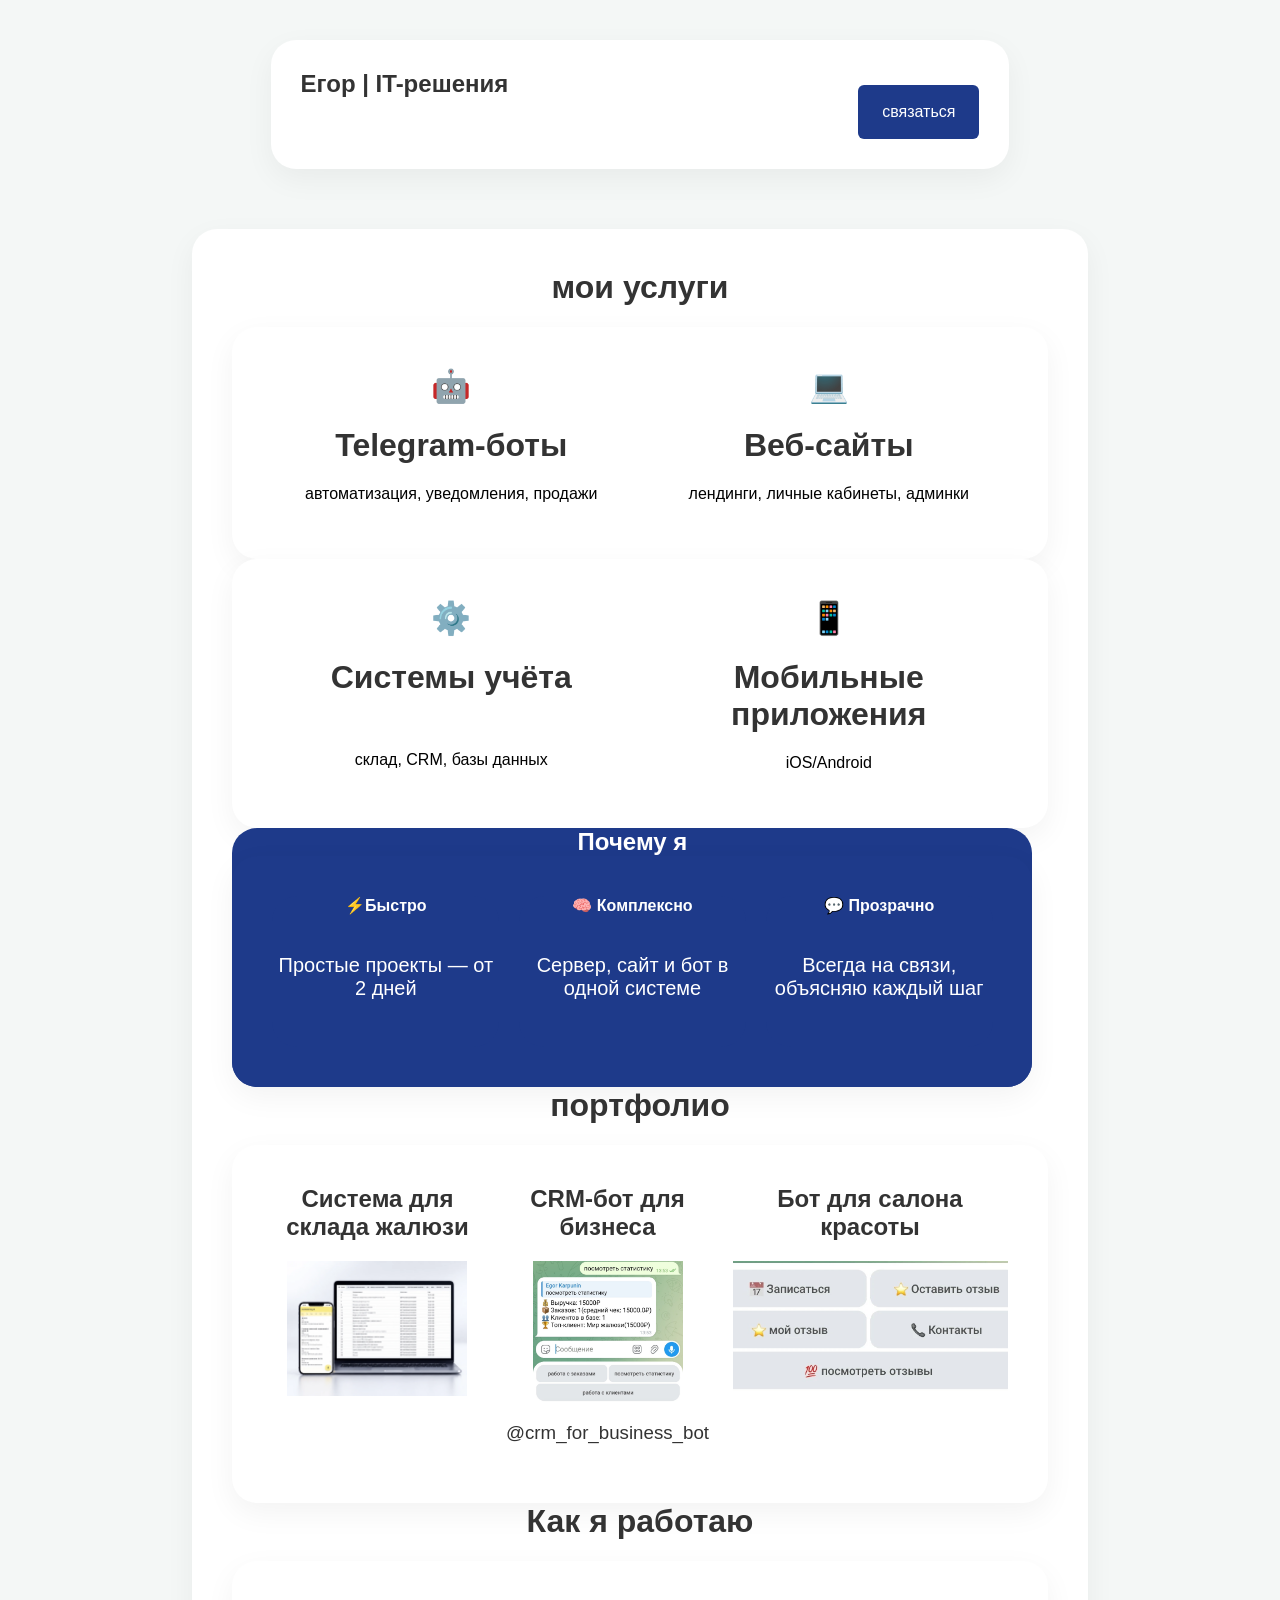
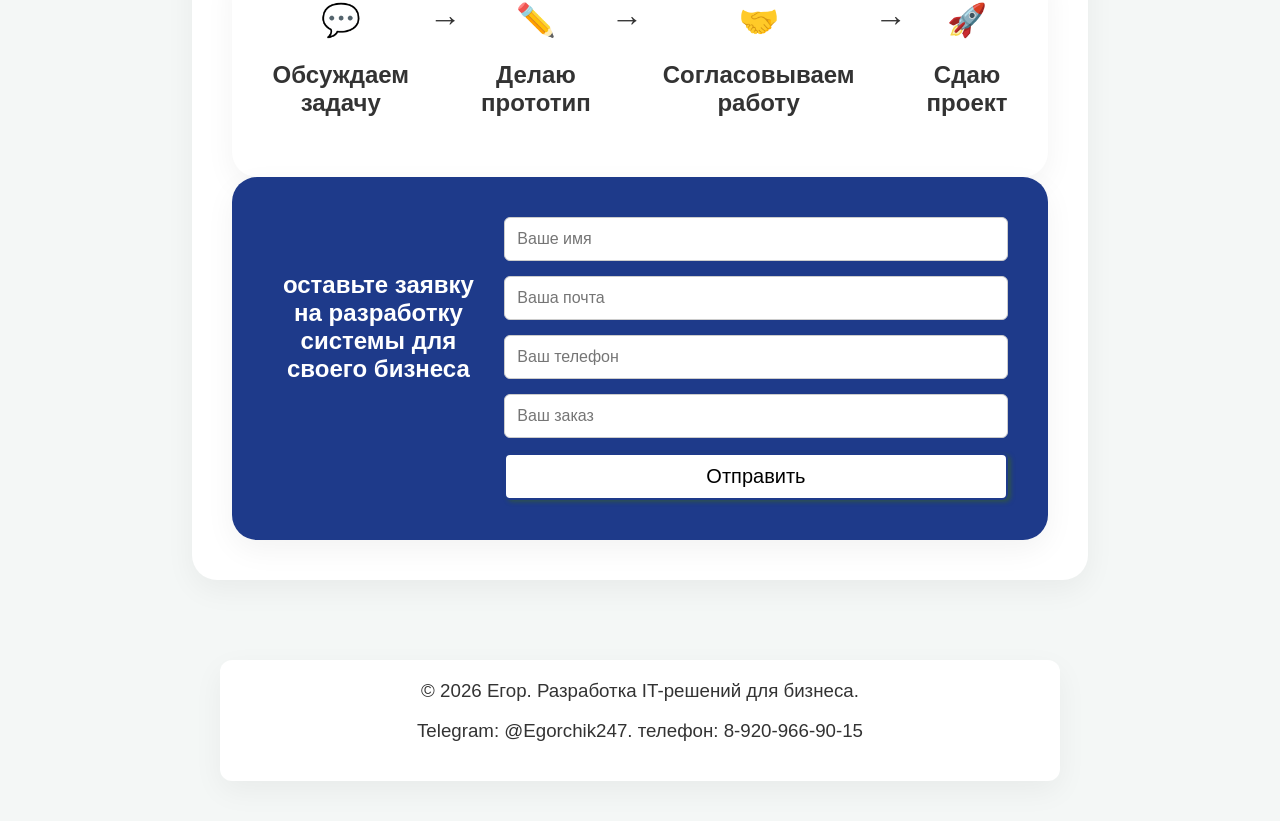
<file: index.html>
<!DOCTYPE html>
<html lang="ru">
<head>
    <meta charset="UTF-8">
    <title>главная</title>
    <link rel="stylesheet" href="/static/style.css">
</head>
<body>
    <div class="main-container">
        <div class="header">
            <h2>Егор | IT-решения</h2>
            <a href="https://t.me/Egorchik247" class="link"><button>связаться</button></a>
        </div>
        <div class="card">
            <h1>мои услуги</h1>
            <div class="services">
                <div class="service">
                    <h1>🤖</h1>
                    <h1>Telegram-боты</h1>
                    <p>автоматизация, уведомления, продажи</p>
                </div>
                <div class="service">
                    <h1>💻</h1>
                    <h1>Веб-сайты</h1>
                    <p>лендинги, личные кабинеты, админки</p>
                </div>
            </div>
            <div class="services">
                <div class="service">
                    <h1>⚙️</h1>
                    <h1>Системы учёта</h1>
                    <br>
                    <p>склад, CRM, базы данных</p>
                </div>
                <div class="service">
                    <h1>📱</h1>
                    <h1>Мобильные приложения</h1>
                    <p>iOS/Android</p>
                </div>
            </div>
            <div class="service-becouse-me">
                <h-poch>Почему я</h-poch>
                <div class="services-becouse-me">
                    <div class="service-becouse-me">
                        <h4>⚡️Быстро</h4>
                        <br>
                        <h6>Простые проекты — от 2 дней</h6>
                    </div>
                    <div class="service-becouse-me">
                        <h4>🧠 Комплексно</h4>
                        <br>
                        <h6>Сервер, сайт и бот в одной системе</h6>
                    </div>
                    <div class="service-becouse-me">
                        <h4>💬 Прозрачно</h4>
                        <br>
                        <h6>Всегда на связи, объясняю каждый шаг</h6>
                    </div>
                </div>
            </div>
            <h1>портфолио</h1>
            <div class="services">
                <div class="service">
                    <h2>Система для склада жалюзи</h2>
                    <img src="/static/images/mir-j.png" alt="система для склада" width="180">
                </div>
                <div class="service">
                    <h2>CRM-бот для бизнеса</h2>
                    <img src="/static/images/crm-inf.jpg" alt="crm бот" width="150">
                    <a href="https://t.me/crm_for_business_bot" class="link"><h3>@crm_for_business_bot</h3></a>
                </div>
                <div class="service">
                    <h2>Бот для салона красоты</h2>
                    <img src="/static/images/beaut.jpg" alt="crm бот" width="275">
                </div>
            </div>
            <h1>Как я работаю</h1>
            <div class="services">
                <div class="service">
                    <h1>💬</h1>
                    <h2>Обсуждаем задачу</h2>
                </div>
                <h1>→</h1>
                <div class="service">
                    <h1>✏️</h1>
                    <h2>Делаю прототип</h2>
                </div>
                <h1>→</h1>
                <div class="service">
                    <h1>🤝</h1>
                    <h2>Согласовываем работу</h2>
                </div>
                <h1>→</h1>
                <div class="service">
                    <h1>🚀</h1>
                    <h2>Сдаю проект</h2>
                </div>
            </div>
            <div class="services-becouse-me">
                <div class="service">
                    <br>
                    <br>
                    <br>
                    <h-poch>оставьте заявку на разработку системы для своего бизнеса</h-poch>
                </div>
                <!-- Форма -->
                <form action="/submit" method="post">
                    <input type="text" name="username" placeholder="Ваше имя" required>
                    <input type="email" name="email" placeholder="Ваша почта" required>
                    <input type="tel" name="phone" placeholder="Ваш телефон" required>
                    <input type="text" name="order" placeholder="Ваш заказ" required>
                    <button type="submit" class="button2">Отправить</button>
                </form>
            </div>
        </div>
        <div class="unbord">
            <h3>© 2026 Егор. Разработка IT-решений для бизнеса.</h3>
            <h3>Telegram: @Egorchik247. телефон: 8-920-966-90-15</h3>
        </div>
    </div>
</body>
</html>
</file>
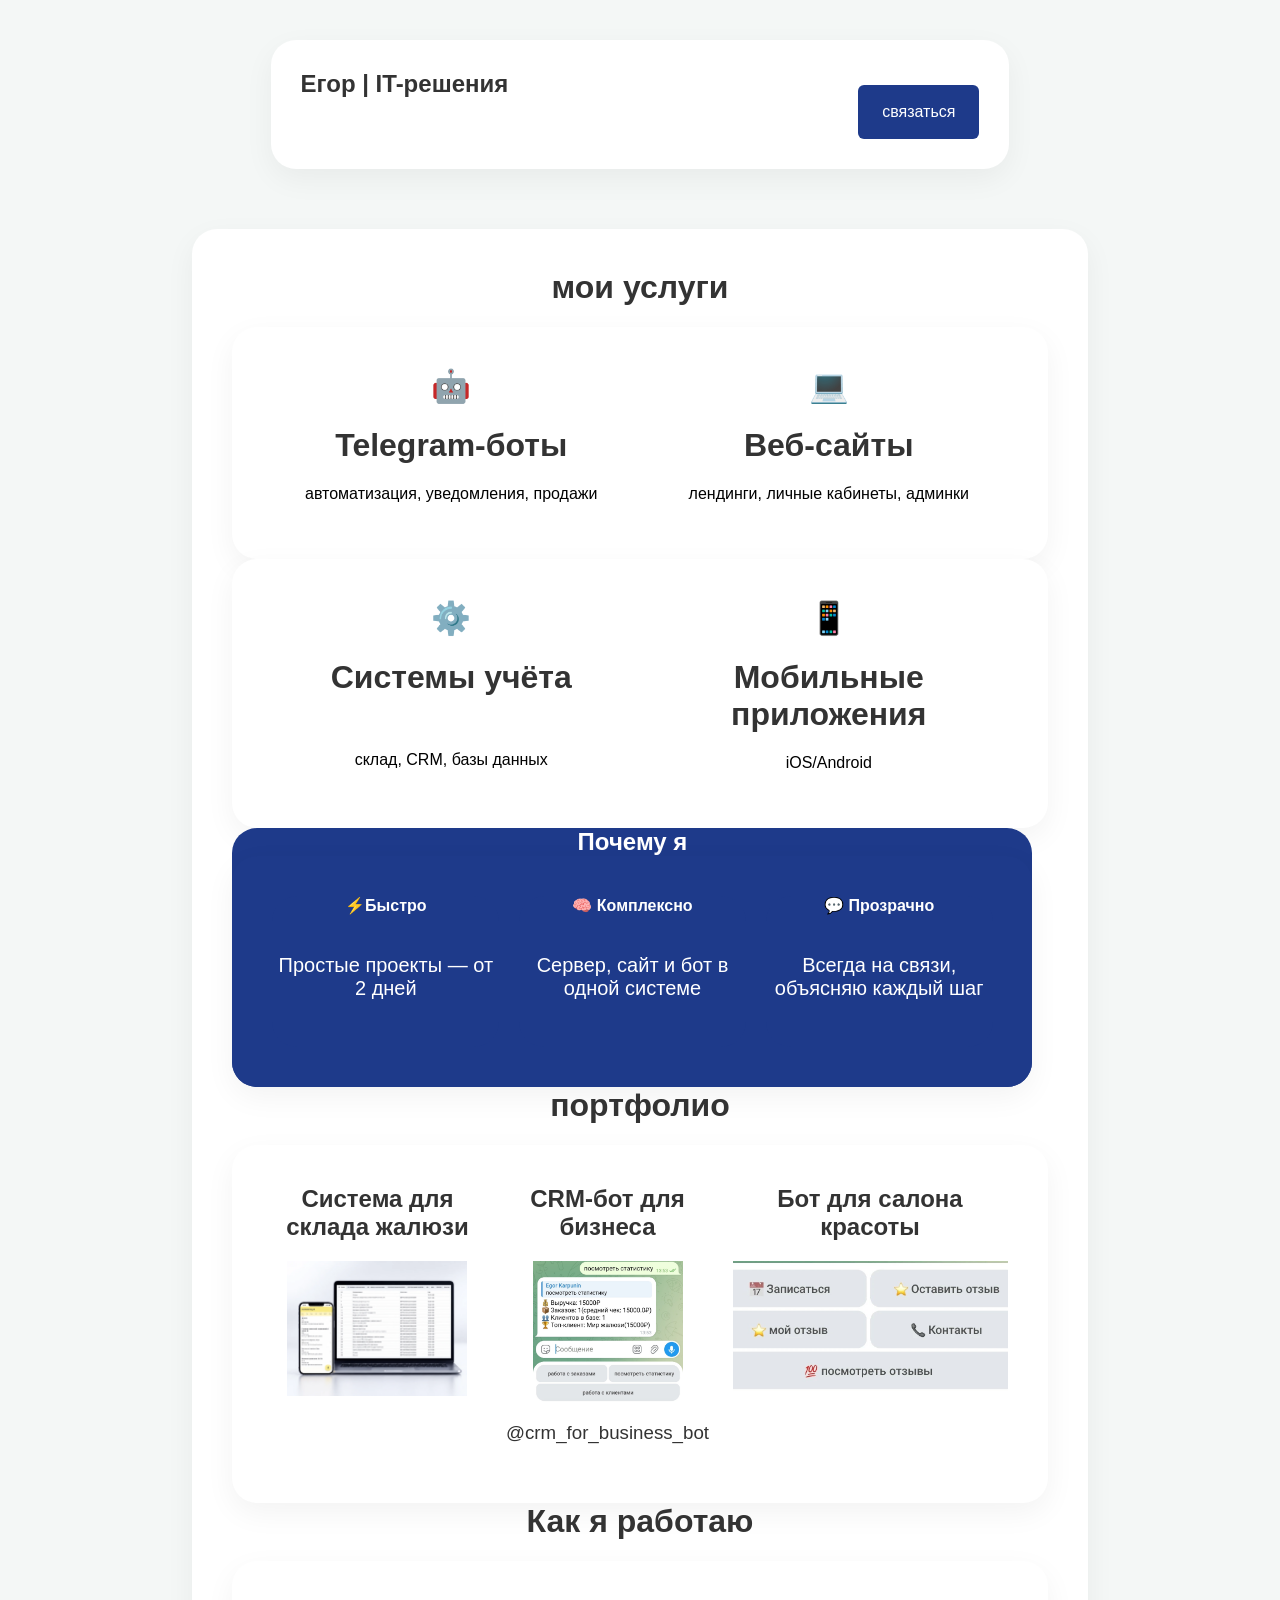
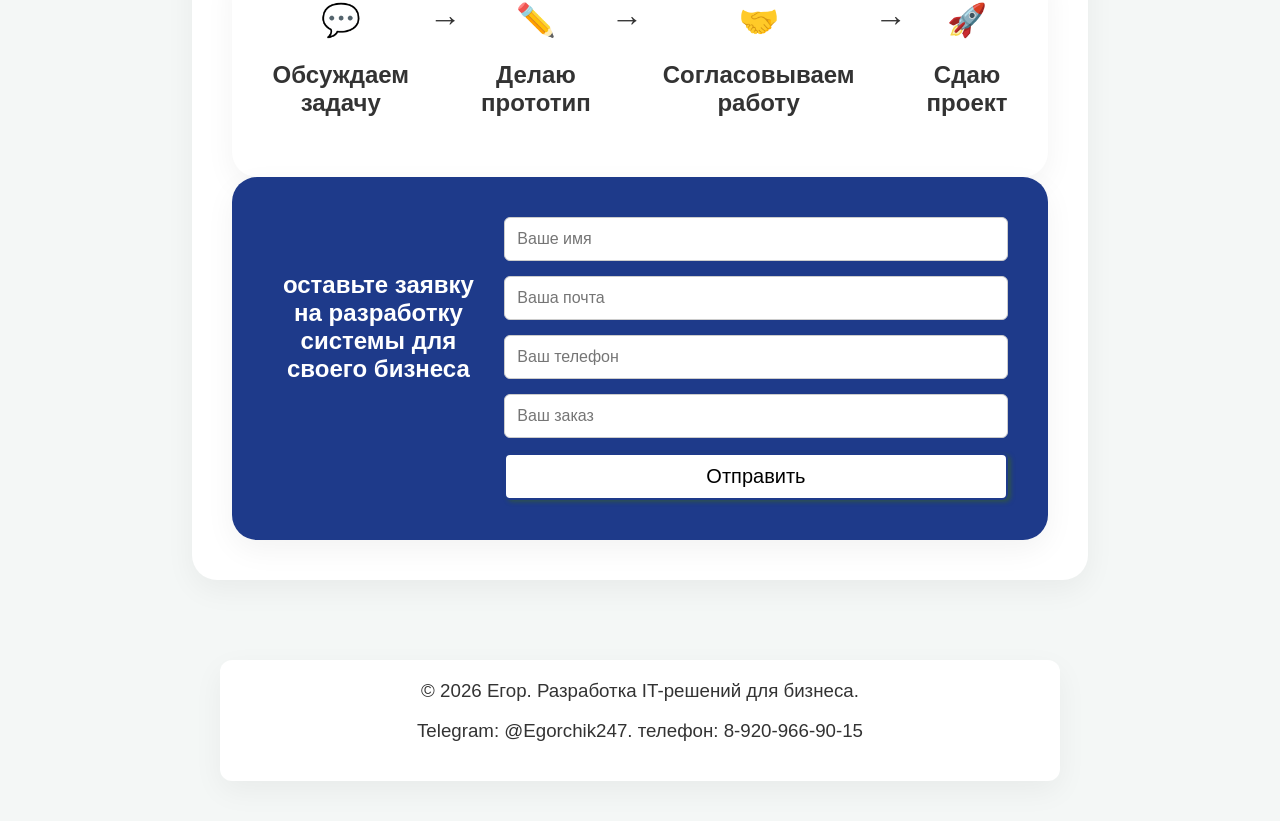
<file: templates/index.html>
<!DOCTYPE html>
<html lang="ru">
<head>
    <meta charset="UTF-8">
    <title>главная</title>
    <link rel="stylesheet" href="/static/style.css">
</head>
<body>
    <div class="main-container">
        <div class="header">
            <h2>Егор | IT-решения</h2>
            <a href="https://t.me/Egorchik247" class="link"><button>связаться</button></a>
        </div>
        <div class="card">
            <h1>мои услуги</h1>
            <div class="services">
                <div class="service">
                    <h1>🤖</h1>
                    <h1>Telegram-боты</h1>
                    <p>автоматизация, уведомления, продажи</p>
                </div>
                <div class="service">
                    <h1>💻</h1>
                    <h1>Веб-сайты</h1>
                    <p>лендинги, личные кабинеты, админки</p>
                </div>
            </div>
            <div class="services">
                <div class="service">
                    <h1>⚙️</h1>
                    <h1>Системы учёта</h1>
                    <br>
                    <p>склад, CRM, базы данных</p>
                </div>
                <div class="service">
                    <h1>📱</h1>
                    <h1>Мобильные приложения</h1>
                    <p>iOS/Android</p>
                </div>
            </div>
            <div class="service-becouse-me">
                <h-poch>Почему я</h-poch>
                <div class="services-becouse-me">
                    <div class="service-becouse-me">
                        <h4>⚡️Быстро</h4>
                        <br>
                        <h6>Простые проекты — от 2 дней</h6>
                    </div>
                    <div class="service-becouse-me">
                        <h4>🧠 Комплексно</h4>
                        <br>
                        <h6>Сервер, сайт и бот в одной системе</h6>
                    </div>
                    <div class="service-becouse-me">
                        <h4>💬 Прозрачно</h4>
                        <br>
                        <h6>Всегда на связи, объясняю каждый шаг</h6>
                    </div>
                </div>
            </div>
            <h1>портфолио</h1>
            <div class="services">
                <div class="service">
                    <h2>Система для склада жалюзи</h2>
                    <img src="/static/images/mir-j.png" alt="система для склада" width="180">
                </div>
                <div class="service">
                    <h2>CRM-бот для бизнеса</h2>
                    <img src="/static/images/crm-inf.jpg" alt="crm бот" width="150">
                    <a href="https://t.me/crm_for_business_bot" class="link"><h3>@crm_for_business_bot</h3></a>
                </div>
                <div class="service">
                    <h2>Бот для салона красоты</h2>
                    <img src="/static/images/beaut.jpg" alt="crm бот" width="275">
                </div>
            </div>
            <h1>Как я работаю</h1>
            <div class="services">
                <div class="service">
                    <h1>💬</h1>
                    <h2>Обсуждаем задачу</h2>
                </div>
                <h1>→</h1>
                <div class="service">
                    <h1>✏️</h1>
                    <h2>Делаю прототип</h2>
                </div>
                <h1>→</h1>
                <div class="service">
                    <h1>🤝</h1>
                    <h2>Согласовываем работу</h2>
                </div>
                <h1>→</h1>
                <div class="service">
                    <h1>🚀</h1>
                    <h2>Сдаю проект</h2>
                </div>
            </div>
            <div class="services-becouse-me">
                <div class="service">
                    <br>
                    <br>
                    <br>
                    <h-poch>оставьте заявку на разработку системы для своего бизнеса</h-poch>
                </div>
                <!-- Форма -->
                <form action="/submit" method="post">
                    <input type="text" name="username" placeholder="Ваше имя" required>
                    <input type="email" name="email" placeholder="Ваша почта" required>
                    <input type="tel" name="phone" placeholder="Ваш телефон" required>
                    <input type="text" name="order" placeholder="Ваш заказ" required>
                    <button type="submit" class="button2">Отправить</button>
                </form>
            </div>
        </div>
        <div class="unbord">
            <h3>© 2026 Егор. Разработка IT-решений для бизнеса.</h3>
            <h3>Telegram: @Egorchik247. телефон: 8-920-966-90-15</h3>
        </div>
    </div>
</body>
</html>
</file>
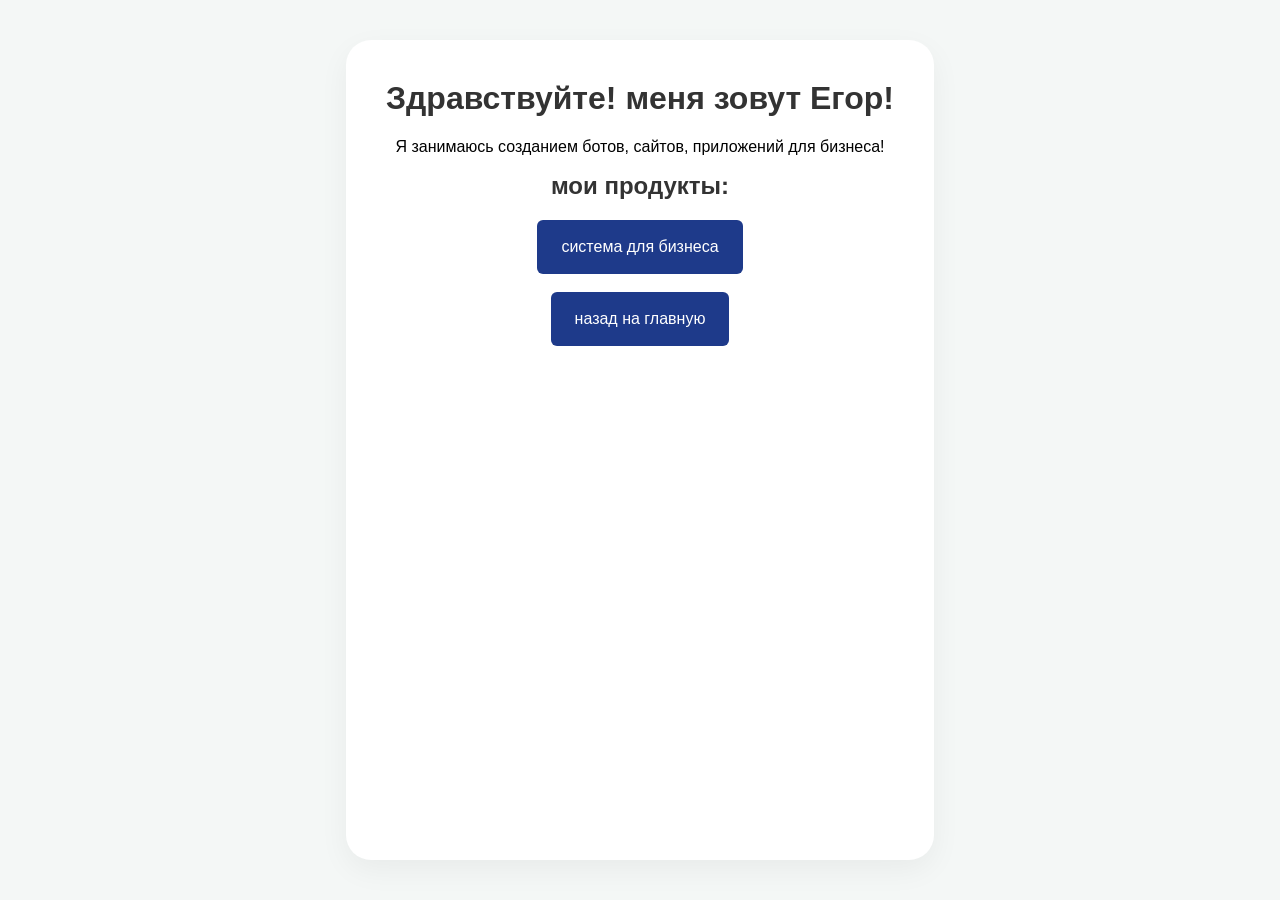
<file: about.html>
<!DOCTYPE html>
<html lang="en">
<head>
    <meta charset="UTF-8">
    <title>о нас</title>
    <link rel="stylesheet" href="/static/style.css">
</head>
<body>
    <div class="card">
        <h1>Здравствуйте! меня зовут Егор!</h1>
        <p>Я занимаюсь созданием ботов, сайтов, приложений для бизнеса!</p>
        <h2>мои продукты:</h2>
        <a href="/first"><button>система для бизнеса</button></a>
        <br>
        <br>
        <a href="/"><button>назад на главную</button></a>
    </div>
</body>
</html>
</file>
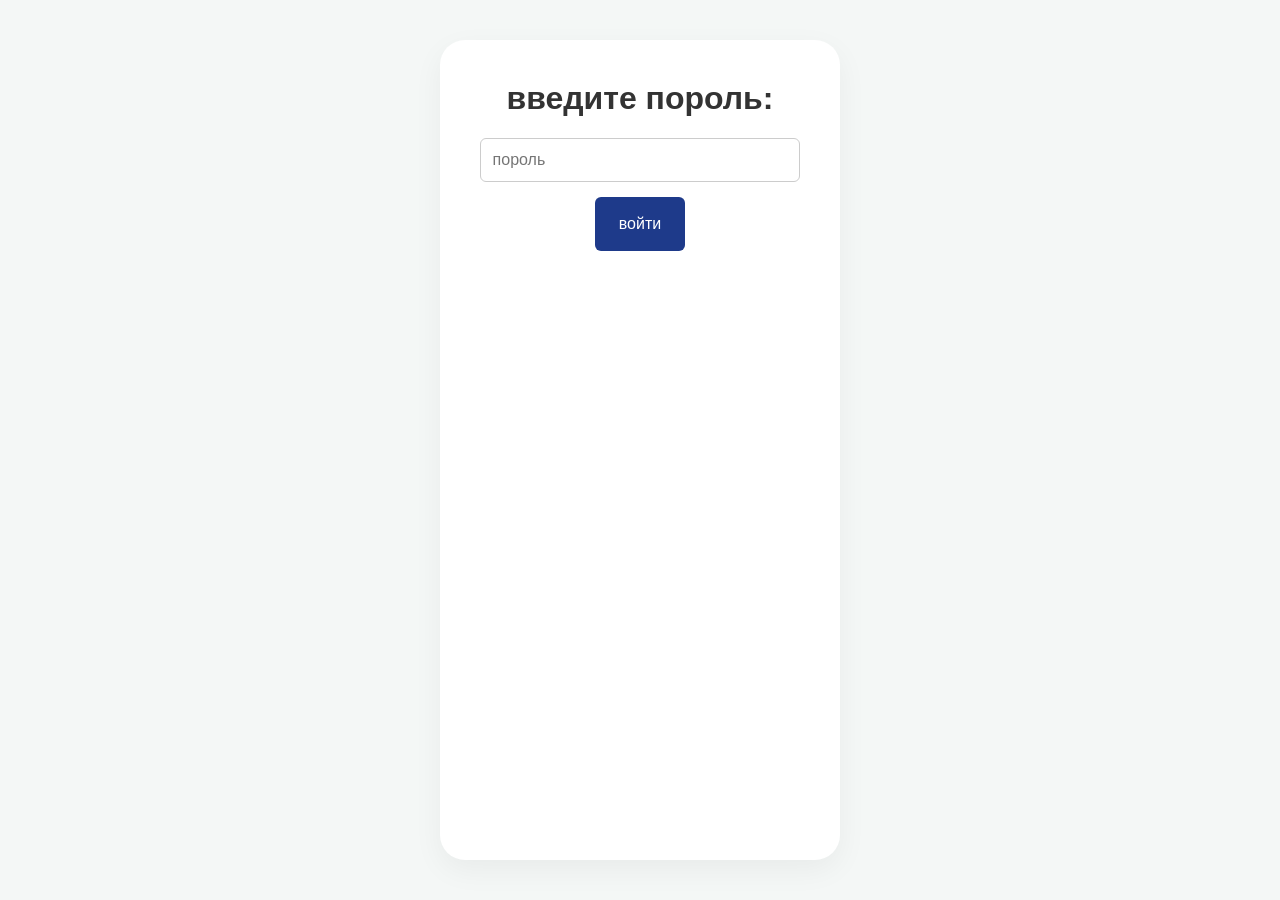
<file: admin_one.html>
<!DOCTYPE html>
<html lang="en">
<head>
    <meta charset="UTF-8">
    <title>вход в админ панель</title>
    <link rel="stylesheet" href="/static/style.css">
</head>
<body>
    <div class="card">
        <h1>введите пороль:</h1>
        <!-- Форма -->
            <form action="/passord" method="post">
                <input type="text" name="password" placeholder="пороль" required>
                <button type="submit">войти</button>
            </form>
    </div>
</body>
</html>
</file>
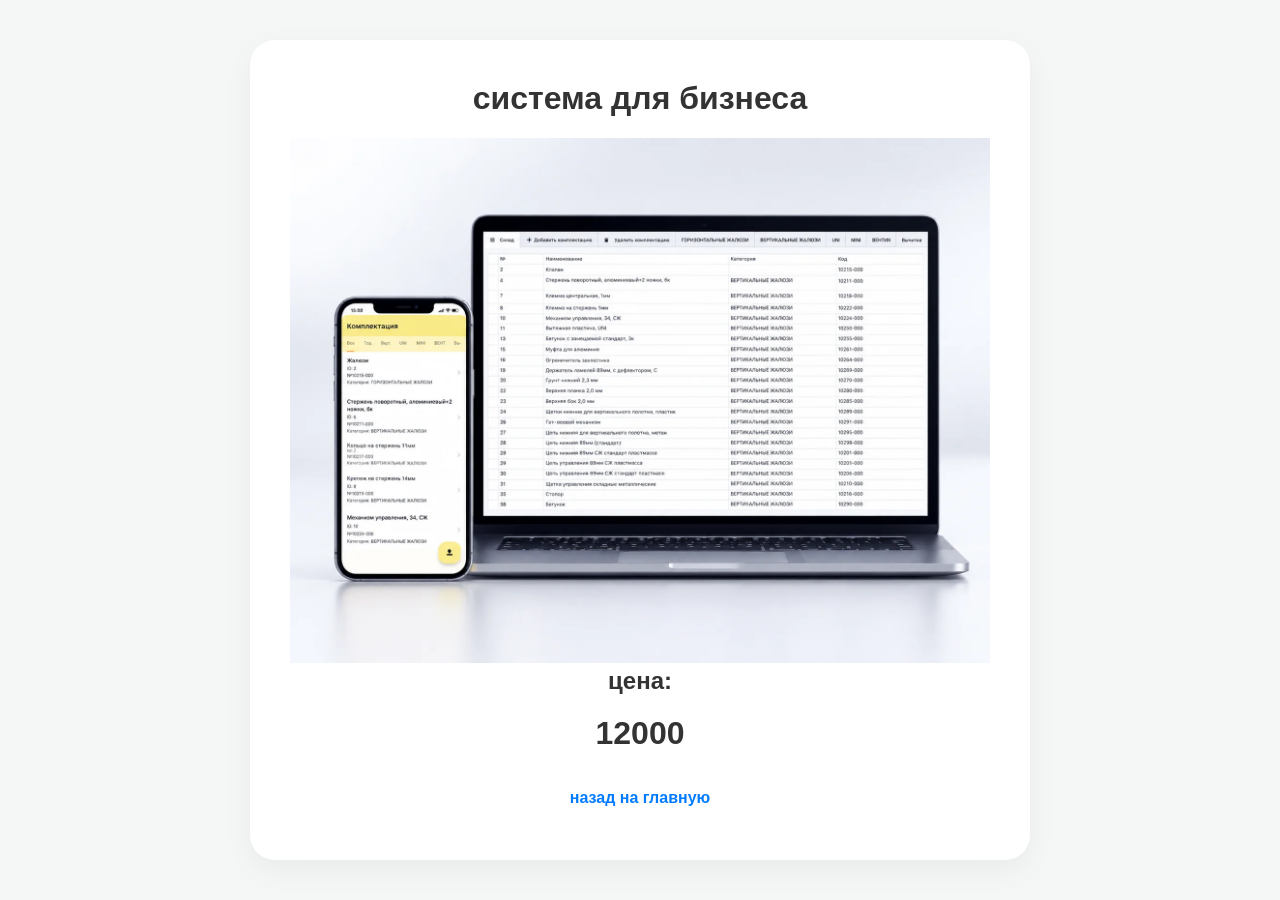
<file: product_one.html>
<!DOCTYPE html>
<html lang="en">
<head>
    <meta charset="UTF-8">
    <title>система для бизнеса</title>
    <link rel="stylesheet" href="/static/style.css">
</head>
<body>
    <div class="card">
        <h1>система для бизнеса</h1>
        <img src="/static/images/pc_phone.png" alt="система для склада" width="700">
        <h2>цена:</h2>
        <h1>12000</h1>
        <a href="/" class="link">назад на главную</a>
    </div>
</body>
</html>
</file>
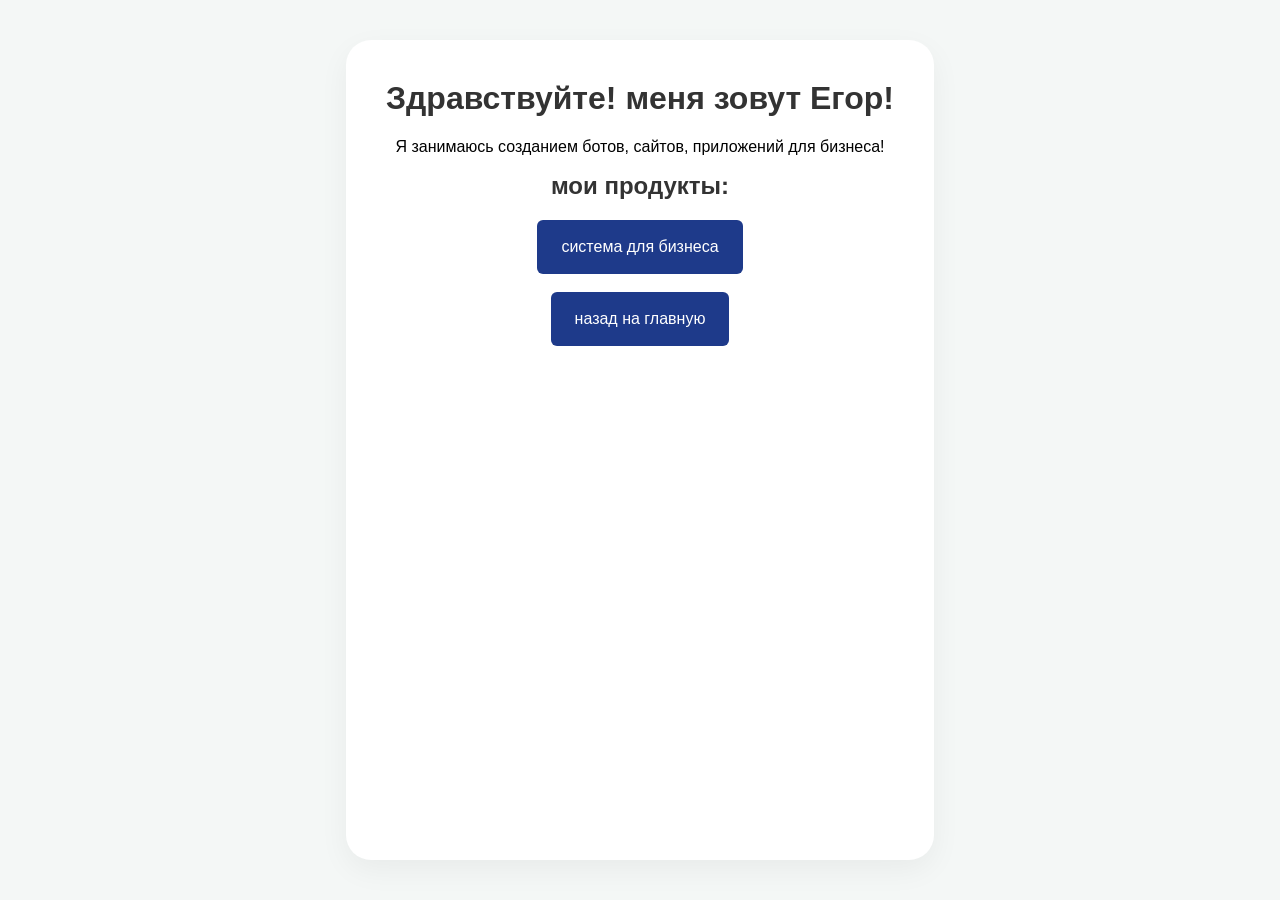
<file: templates/about.html>
<!DOCTYPE html>
<html lang="en">
<head>
    <meta charset="UTF-8">
    <title>о нас</title>
    <link rel="stylesheet" href="/static/style.css">
</head>
<body>
    <div class="card">
        <h1>Здравствуйте! меня зовут Егор!</h1>
        <p>Я занимаюсь созданием ботов, сайтов, приложений для бизнеса!</p>
        <h2>мои продукты:</h2>
        <a href="/first"><button>система для бизнеса</button></a>
        <br>
        <br>
        <a href="/"><button>назад на главную</button></a>
    </div>
</body>
</html>
</file>
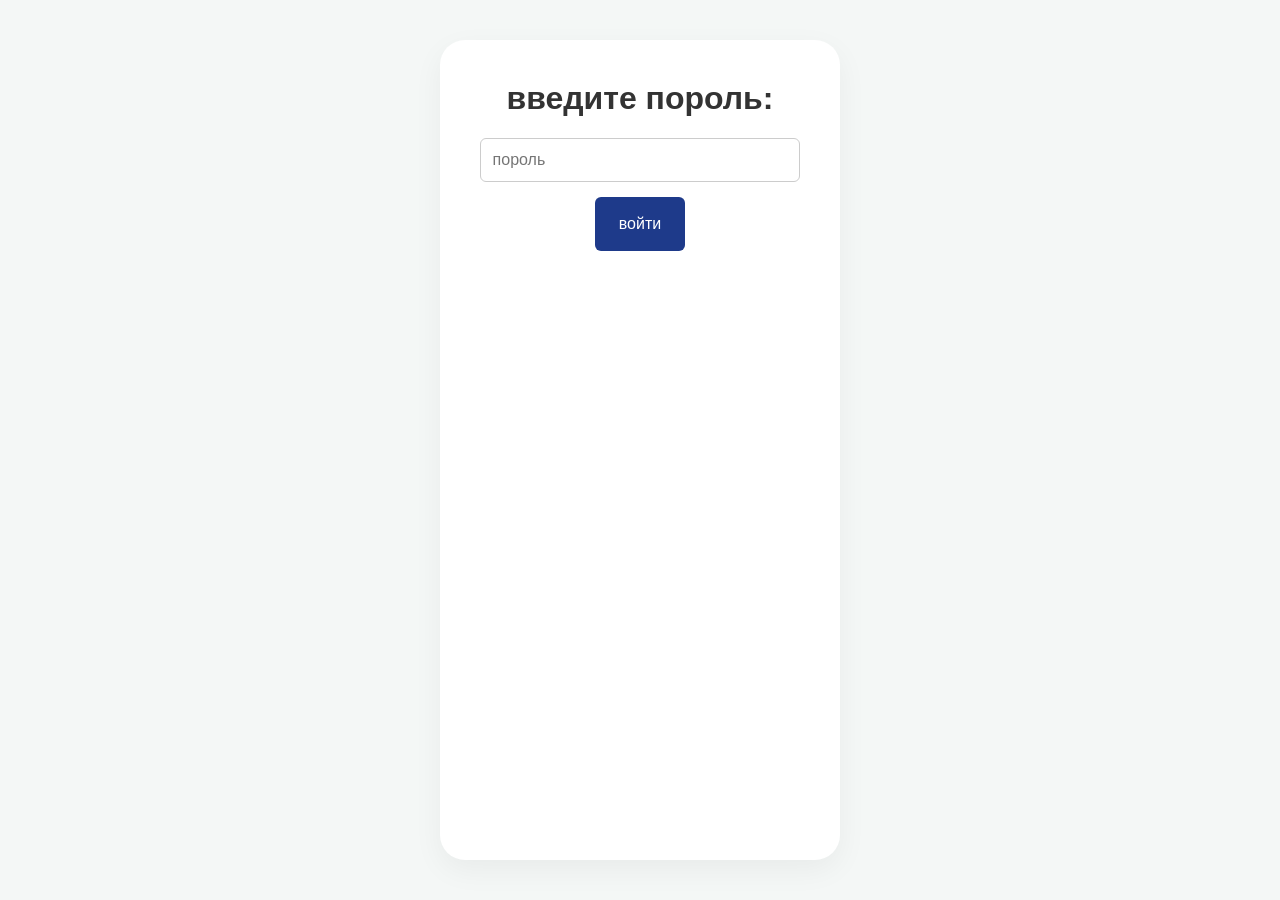
<file: templates/admin_one.html>
<!DOCTYPE html>
<html lang="en">
<head>
    <meta charset="UTF-8">
    <title>вход в админ панель</title>
    <link rel="stylesheet" href="/static/style.css">
</head>
<body>
    <div class="card">
        <h1>введите пороль:</h1>
        <!-- Форма -->
            <form action="/passord" method="post">
                <input type="text" name="password" placeholder="пороль" required>
                <button type="submit">войти</button>
            </form>
    </div>
</body>
</html>
</file>
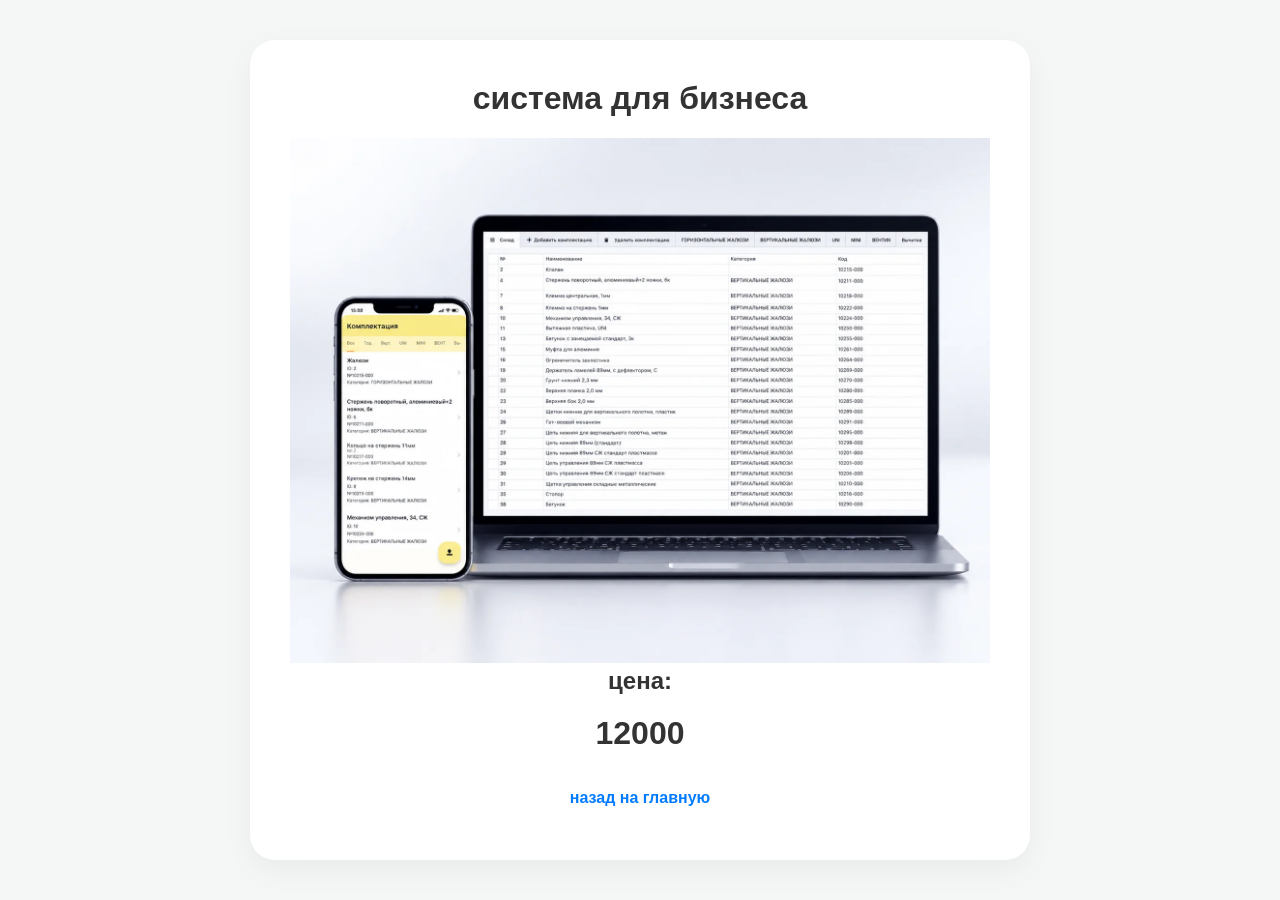
<file: templates/product_one.html>
<!DOCTYPE html>
<html lang="en">
<head>
    <meta charset="UTF-8">
    <title>система для бизнеса</title>
    <link rel="stylesheet" href="/static/style.css">
</head>
<body>
    <div class="card">
        <h1>система для бизнеса</h1>
        <img src="/static/images/pc_phone.png" alt="система для склада" width="700">
        <h2>цена:</h2>
        <h1>12000</h1>
        <a href="/" class="link">назад на главную</a>
    </div>
</body>
</html>
</file>
<file: static/style.css>
body {
    background-color: #F4F7F6;
    font-family: 'Segoe UI', Tahoma, Geneva, Verdana, sans-serif;
    display: flex;
    justify-content: center;
    /* align-items: center; <-- ЛУЧШЕ УБРАТЬ, чтобы контент шел сверху вниз */
    min-height: 100vh; /* <-- ГЛАВНОЕ ИЗМЕНЕНИЕ */
    margin: 0;
    padding: 40px 20px; /* Отступы от краев экрана */
    box-sizing: border-box;
}

.service {
    align-items: stretch;
    margin-bottom: 10px
    display: flex;
    flex-direction: column; /* Элементы идут друг под другом */
    align-items: center;    /* Центрируем всё по горизонтали */
    gap: 0px;              /* Расстояние между карточкой и "тест" */
    width: 100%;
    max-width: 800px;       /* Ограничиваем ширину, чтобы не растягивалось */
    animation: slideUp 0.8s ease-out forwards;
}

.services {
    background-color: #FFFFFF;
    padding: 40px;
    border-radius: 25px; /* Закругленные углы */
    box-shadow: 0 10px 30px rgba(0, 0, 0, 0.05);
    text-align: center;
    animation: slideUp 0.8s ease-out forwards;
    gap: 20px;              /* Расстояние между карточкой и "тест" */
    display: flex;
    flex-direction: row;
    animation: slideUp 0.8s ease-out forwards;
}

.service-becouse-me {
    border-radius: 25px; /* Закругленные углы */
    background-color: #1E3A8A;
    display: flex;
    flex-direction: column; /* Элементы идут друг под другом */
    align-items: center;    /* Центрируем всё по горизонтали */
    gap: 0px;              /* Расстояние между карточкой и "тест" */
    width: 100%;
    max-width: 800px;       /* Ограничиваем ширину, чтобы не растягивалось */
    animation: slideUp 0.8s ease-out forwards;
}

.services-becouse-me {
    background-color: #1E3A8A;
    padding: 40px;
    border-radius: 25px; /* Закругленные углы */
    box-shadow: 0 10px 30px rgba(0, 0, 0, 0.05);
    text-align: center;
    animation: slideUp 0.8s ease-out forwards;
    gap: 20px;              /* Расстояние между карточкой и "тест" */
    display: flex;
    flex-direction: row;
    animation: slideUp 0.8s ease-out forwards;
}

.header {
    background-color: #FFFFFF;
    padding: 30px;
    border-radius: 25px; /* Закругленные углы */
    box-shadow: 0 10px 30px rgba(0, 0, 0, 0.05);
    text-align: center;
    animation: slideUp 0.8s ease-out forwards;
    gap: 350px;              /* Расстояние между карточкой и "тест" */
    display: flex;
    flex-direction: row;
    animation: slideUp 0.8s ease-out forwards;
}

.main-container {
    display: flex;
    flex-direction: column; /* Элементы идут друг под другом */
    align-items: center;    /* Центрируем всё по горизонтали */
    gap: 60px;              /* Расстояние между карточкой и "тест" */
    width: 100%;
    max-width: 800px;       /* Ограничиваем ширину, чтобы не растягивалось */
}

* Стили для таблицы */
.price-table {
    width: 100%; /* Таблица растягивается на всю ширину карточки */
    border-collapse: collapse; /* Убираем двойные рамки между ячейками */
    margin-top: 20px;
    font-size: 16px;
    text-align: left;
}

/* Стили для шапки таблицы */
.price-table th {
    background-color: #007bff; /* Синий фон, как у кнопок */
    color: white;              /* Белый текст */
    padding: 12px 15px;        /* Отступы внутри ячеек */
    font-weight: bold;
}

/* Стили для обычных ячеек */
.price-table td {
    padding: 12px 15px;
    border-bottom: 1px solid #eee; /* Светлая линия между строками */
    color: #333;
}

/* Эффект при наведении на строку (чтобы было удобно читать) */
.price-table tbody tr:hover {
    background-color: #f9f9f9; /* Легкий серый фон */
}

/* Закругляем углы у верхних ячеек шапки */
.price-table th:first-child {
    border-top-left-radius: 8px;
}
.price-table th:last-child {
    border-top-right-radius: 8px;
}

.card {
    background-color: #FFFFFF;
    padding: 40px;
    border-radius: 25px; /* Закругленные углы */
    box-shadow: 0 10px 30px rgba(0, 0, 0, 0.05);
    text-align: center;
    animation: slideUp 0.8s ease-out forwards;
}

.unbord {
    background-color: #FFFFFF;
    padding: 20px;
    border-radius: 12px;
    box-shadow: 0 10px 30px rgba(0, 0, 0, 0.05);
    text-align: center;
    margin-top: 20px; /* Отступ от верхней карточки */
    width: 100%;
    max-width: 800px; /* Чтобы не был слишком широким */
    animation: slideUp 0.8s ease-out forwards;
}

h1 {
    font-weight: 700;
    color: #333;
    margin-top: 0;
    animation: slideUp 0.8s ease-out forwards;
}

h-poch {
    font-size: 24px;
    font-weight: 700;
    color: white;
    margin-top: 0;
}

h4 {
    font-weight: 700;
    color: white;
    margin-top: 0;
}

h6 {
    font-size: 20px;
    font-weight: 200;
    color: white;
    margin-top: 0;
    weight=5;
}

h3 {
    font-weight: 200;
    color: #333;
    margin-top: 0;
    weight=5;
}

h2 {
    color: #333;
    margin-top: 0;
    weight=15;
}

button {
    background-color: #1E3A8A;
    color: white;
    border: none;
    padding: 18px 24px;
    border-radius: 6px;
    font-size: 16px;
    cursor: pointer;
    transition: background-color 0.3s;
}

/* Добавим эффект при наведении */
.button2:hover {
    background-color: #1E3A8A;
    color: white;
}

.button2 {
    box-shadow: 3px 2px 4px rgba(61, 105, 16, 0.5);
    border: 2px solid #1E3A8A;     /* Добавляем синюю рамку */
    background-color: white;
    color: black;
    padding: 10px 200px;
    border-radius: 6px;
    font-size: 20px;
    cursor: pointer;
    transition: background-color 0.3s;
}

button1 {
    background-color: transparent; /* Делаем фон прозрачным */
    color: #1E3A8A;                /* Меняем цвет текста на цвет бывшего фона (темно-синий) */
    border: 2px solid #1E3A8A;     /* Добавляем синюю рамку */
    padding: 10px 24px;
    border-radius: 6px;
    font-size: 16px;
    cursor: pointer;
    transition: background-color 0.3s, color 0.3s; /* Плавный переход для фона и текста */
}

/* Чтобы при наведении кнопка заливалась цветом (эффект инверсии) */
button1:hover {
    background-color: #1E3A8A;
    color: white;
}

button:hover {
    background-color: #0056b3; /* Цвет при наведении */
}

input {
    width: 100%;
    padding: 12px; /* Отступы внутри поля */
    margin-bottom: 15px; /* <--- ВАЖНО: отступ снизу от каждого поля */
    border: 1px solid #ccc;
    border-radius: 6px;
    box-sizing: border-box; /* Чтобы padding не ломал ширину */
    font-size: 16px;
}

/* Стили для ссылок */
.link {
    display: inline-block;
    margin-top: 15px;
    color: #007bff;
    text-decoration: none;
    font-weight: bold;
}

.link:hover {
    text-decoration: underline;
}

/* Создаем анимацию (набор кадров) */
@keyframes slideUp {
    from {
        opacity: 0; /* Начинаем с полной прозрачности */
        transform: translateY(30px); /* Смещаем карточку вниз на 30px */
    }
    to {
        opacity: 1; /* Заканчиваем полной непрозрачностью */
        transform: translateY(0); /* Возвращаем на место */
    }
}
</file>
